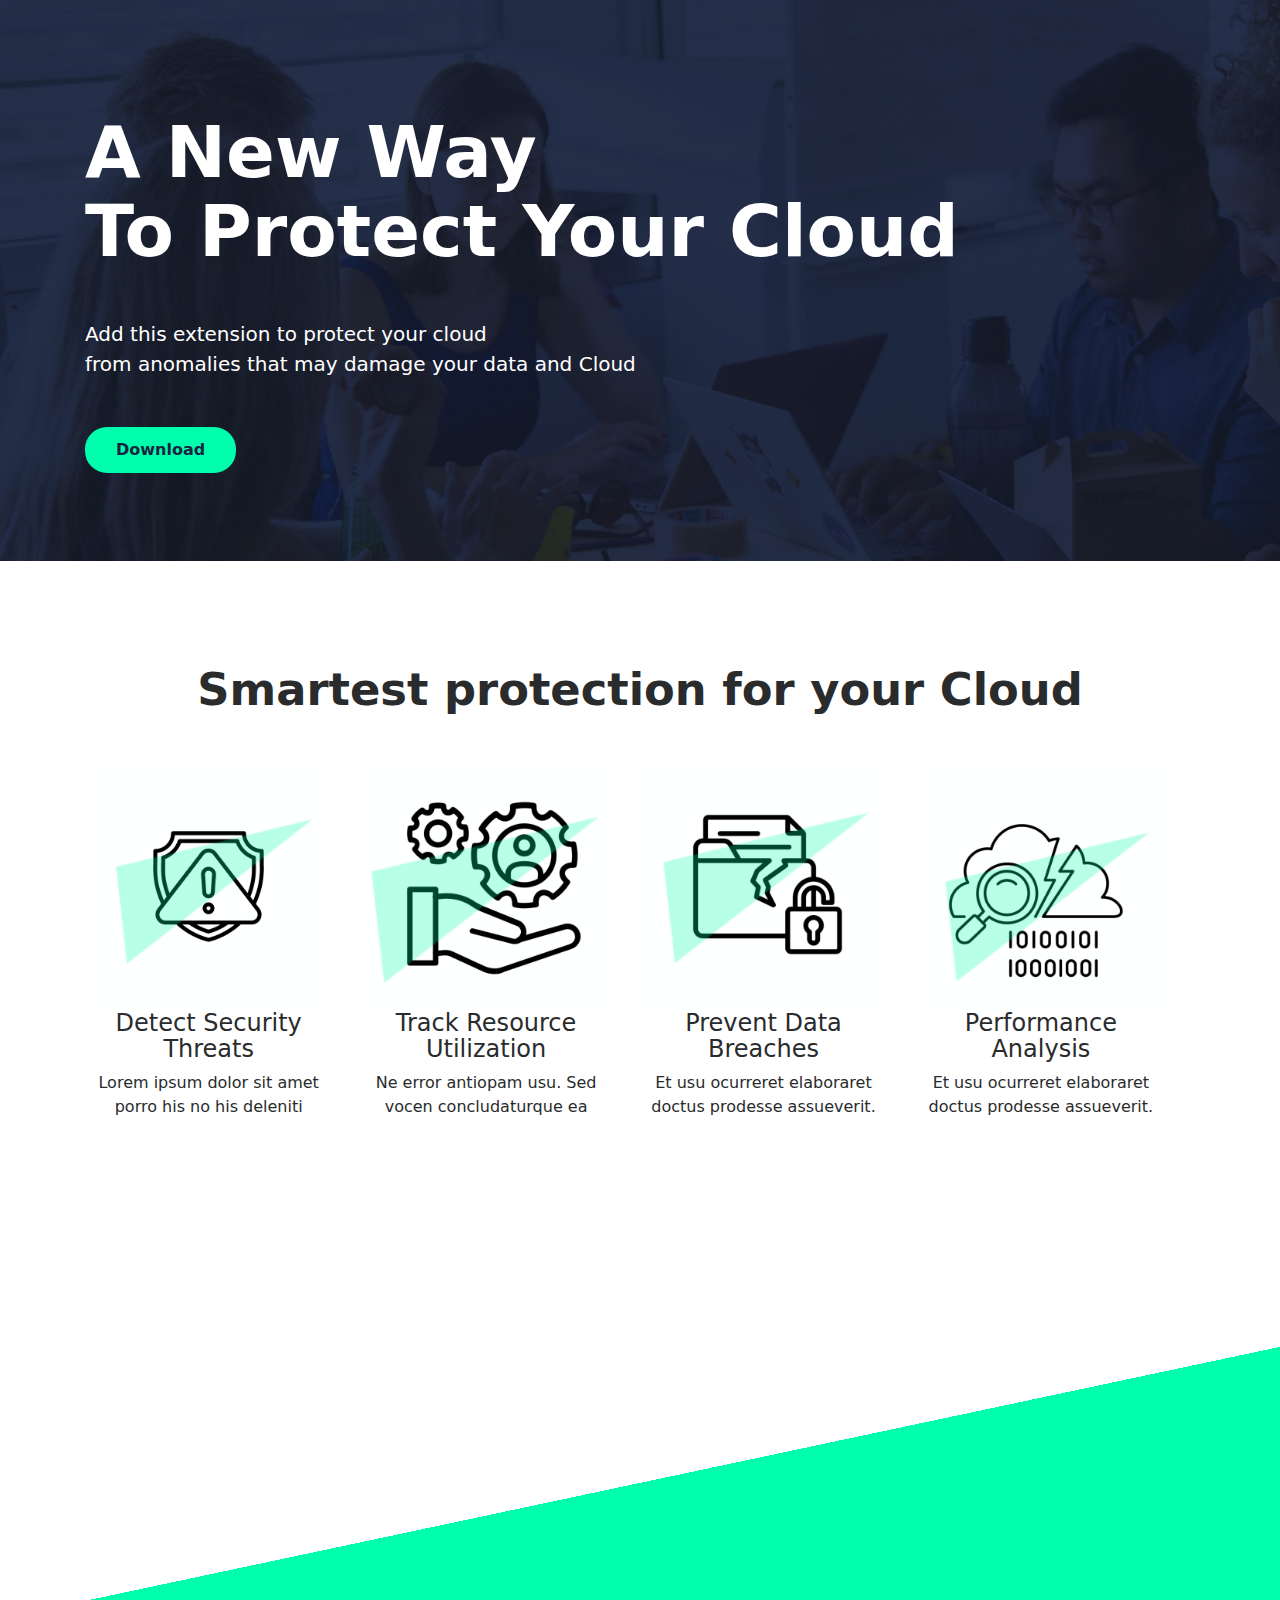
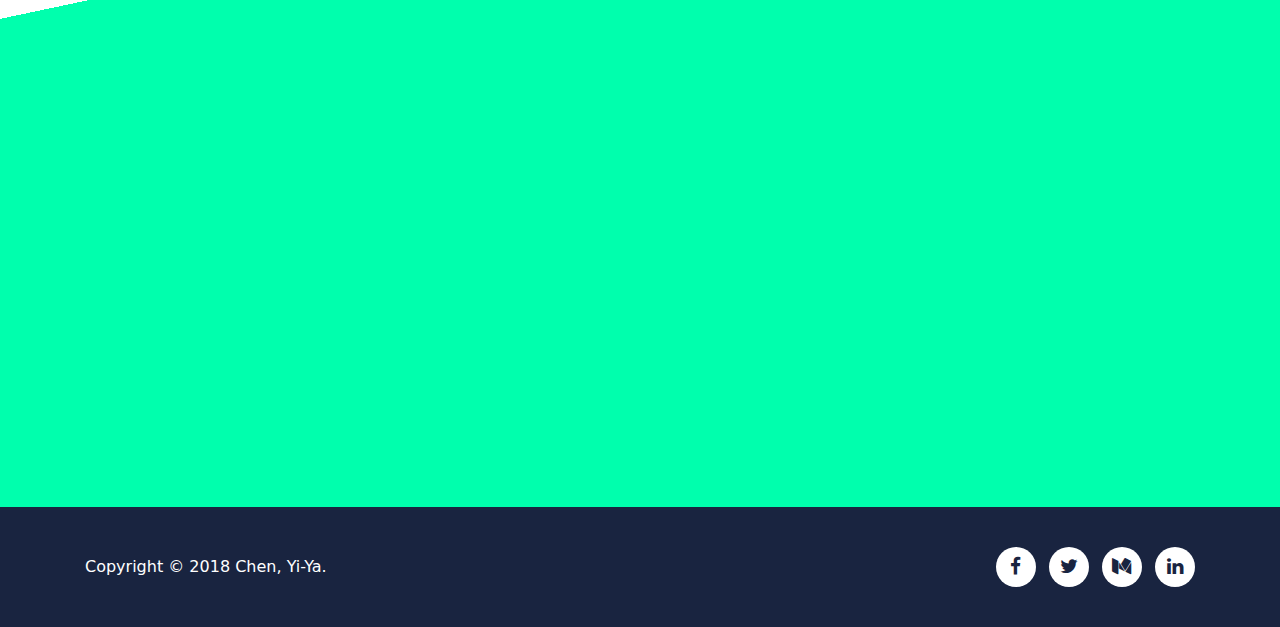
<file: Atlas/index.html>
<!DOCTYPE html>
<html lang="zh-TW">
<head>
    <meta charset="UTF-8">
    <meta name="viewport" content="width=device-width, initial-scale=1, shrink-to-fit=no">
    <title>Bootstrap Template Atlas</title>
    <meta name="description" content="Free bootstrap template Atlas">
    <link rel="icon" href="img/favicon.png" sizes="32x32" type="image/png">
    <!-- custom.css -->
    <link rel="stylesheet" href="css/custom.css">
    <!-- bootstrap.min.css -->
    <link rel="stylesheet" href="css/bootstrap.min.css">
	<!-- font-awesome -->
    <link rel="stylesheet" href="font-awesome-4.7.0/css/font-awesome.min.css">
    
    <!-- AOS -->
    <link rel="stylesheet" href="css/aos.css">
</head>

<body>
    <!-- banner -->
    <div class="jumbotron jumbotron-fluid" id="banner" style="background-image: url(img/banner-bk.jpg);">
        <div class="container text-center text-md-left">
            <header>
                <div class="row justify-content-between">
                    <div class="col-2">
                    </div>
                    <div class="col-6 align-self-center text-right">
                    </div>
                </div>
            </header>
            <h1 data-aos="fade" data-aos-easing="linear" data-aos-duration="1000" data-aos-once="true" class="display-3 text-white font-weight-bold my-5">
            	A New Way<br>
            	To Protect Your Cloud 
            </h1>
            <p data-aos="fade" data-aos-easing="linear" data-aos-duration="1000" data-aos-once="true" class="lead text-white my-4">
                Add this extension to protect your cloud
                <br> from anomalies that may damage your data and Cloud
            </p>
            <a href="form.html" target="_blank" data-aos-easing="linear" data-aos-duration="1000" data-aos-once="true" class="btn my-4 font-weight-bold atlas-cta cta-green">Download</a>
        </div>
    </div>
    <!-- three-blcok -->
    <div class="container my-5 py-2">
        <h2 class="text-center font-weight-bold my-5">Smartest protection for your Cloud</h2>
        <div class="row">
            <div data-aos="fade-up" data-aos-delay="0" data-aos-duration="1000" data-aos-once="true" class="col-md-4 text-center">
                <img src="img/1.jpg" alt="Anti-spam" class="mx-auto">
                <h4>Detect Security Threats</h4>
                <p>Lorem ipsum dolor sit amet porro his no his deleniti</p>
            </div>
            <div data-aos="fade-up" data-aos-delay="200" data-aos-duration="1000" data-aos-once="true" class="col-md-4 text-center">
                <img src="img/2.jpg" alt="Phishing Detect" class="mx-auto">
                <h4>Track Resource Utilization</h4>
                <p>Ne error antiopam usu. Sed vocen concludaturque ea</p>
            </div>
            <div data-aos="fade-up" data-aos-delay="400" data-aos-duration="1000" data-aos-once="true" class="col-md-4 text-center">
                <img src="img/3.jpg" alt="Smart Scan" class="mx-auto">
                <h4>Prevent Data Breaches</h4>
                <p>Et usu ocurreret elaboraret doctus prodesse assueverit.</p>
            </div>
            <div data-aos="fade-up" data-aos-delay="400" data-aos-duration="1000" data-aos-once="true" class="col-md-4 text-center">
                <img src="img/4.jpg" alt="Smart Scan" class="mx-auto">
                <h4>Performance Analysis</h4>
                <p>Et usu ocurreret elaboraret doctus prodesse assueverit.</p>
            </div>
        </div>
    </div>
    <!-- feature (skew background) -->
    <div class="jumbotron jumbotron-fluid feature" id="feature-first">
        <div class="container my-5">
            <div class="row justify-content-between text-center text-md-left">
                <div data-aos="fade-right" data-aos-duration="1000" data-aos-once="true" class="col-md-6">
                    <h2 class="font-weight-bold">Take a look inside</h2>
                    <p class="my-4">With our advanced AI detection system that will alert you of any suspicious acticity happening in your cloud network</p>
                    <!-- <a href="#" class="btn my-4 font-weight-bold atlas-cta cta-blue">Learn More</a> -->
                </div>
                <div data-aos="fade-left" data-aos-duration="1000" data-aos-once="true" class="col-md-6 align-self-center">
                    <img src="img/feature-1.png" alt="Take a look inside" class="mx-auto d-block">
                </div>
            </div>
        </div>
    </div>
    <!-- feature (green background) -->
    <div class="jumbotron jumbotron-fluid feature" id="feature-last">
        <div class="container">
            <div class="row justify-content-between text-center text-md-left">
                <div data-aos="fade-left" data-aos-duration="1000" data-aos-once="true" class="col-md-6 flex-md-last">
                    <h2 class="font-weight-bold">Safe and reliable</h2>
                    <p class="my-4">
                        Weekly report generating mechanism for an extensive report of any and all malicious activities on your cloud
                    </p>
                    <!-- <a href="#" class="btn my-4 font-weight-bold atlas-cta cta-blue">Learn More</a> -->
                </div>
                <div data-aos="fade-right" data-aos-duration="1000" data-aos-once="true" class="col-md-6 align-self-center flex-md-first">
                    <img src="img/feature-2.png" alt="Safe and reliable" class="mx-auto d-block">
                </div>
            </div>
        </div>
    </div>

    <!-- price table
    <div class="container my-5 py-2" id="price-table">
        <h2 class="text-center font-weight-bold d-block mb-3">Check our pricing</h2>
        <div class="row">
            <div data-aos="fade-right" data-aos-delay="200" data-aos-duration="1000" data-aos-once="true" class="col-md-4 text-center py-4 mt-5">
                <h4 class="my-4">STARTUP</h4>
                <p class="font-weight-bold">$ <span class="display-2 font-weight-bold">0</span> / MO.</p>
                <ul class="list-unstyled">
                    <li>Up to 5 Documents</li>
                    <li>Up to 3 Reviews</li>
                    <li>5 team Members</li>
                    <li>Limited Support</li>
                </ul>
                <a href="#" class="btn my-4 font-weight-bold atlas-cta cta-ghost">Get Free</a>
            </div>
            <div data-aos="fade-up" data-aos-duration="1000" data-aos-once="true" class="col-md-4 text-center py-4 mt-5 rounded" id="price-table__premium">
                <h4 class="my-4">PREMIUM</h4>
                <p class="font-weight-bold">$ <span class="display-2 font-weight-bold">10</span> / MO.</p>
                <ul class="list-unstyled">
                    <li>Up to 15 Documents</li>
                    <li>Up to 10 Reviews</li>
                    <li>25 team Members</li>
                    <li>Limited Support</li>
                </ul>
                <a href="#" class="btn my-4 font-weight-bold atlas-cta cta-green">Get Free</a>
            </div>
            <div data-aos="fade-left" data-aos-delay="200" data-aos-duration="1000" data-aos-once="true" class="col-md-4 text-center py-4 mt-5">
                <h4 class="my-4">PROFESSIONAL</h4>
                <p class="font-weight-bold">$ <span class="display-2 font-weight-bold">30</span> / MO.</p>
                <ul class="list-unstyled">
                    <li>Unlimited Documents</li>
                    <li>Unlimited Reviews</li>
                    <li>Unlimited Members</li>
                    <li>Unlimited Support</li>
                </ul>
                <a href="#" class="btn my-4 font-weight-bold atlas-cta cta-ghost">Get Free</a>
            </div>
        </div>
    </div> -->
    <!-- client -->
    <!-- <div class="jumbotron jumbotron-fluid">
        <div class="container">
            <div class="row">
                <div class="col-sm-4 col-md-2 py-2 align-self-center">
                    <img src="img/client-1.png" class="mx-auto d-block">
                </div>
                <div class="col-sm-4 col-md-2 py-2 align-self-center">
                    <img src="img/client-2.png" class="mx-auto d-block">
                </div>
                <div class="col-sm-4 col-md-2 py-2 align-self-center">
                    <img src="img/client-3.png" class="mx-auto d-block">
                </div>
                <div class="col-sm-4 col-md-2 py-2 align-self-center">
                    <img src="img/client-4.png" class="mx-auto d-block">
                </div>
                <div class="col-sm-4 col-md-2 py-2 align-self-center">
                    <img src="img/client-5.png" class="mx-auto d-block">
                </div>
                <div class="col-sm-4 col-md-2 py-2 align-self-center">
                    <img src="img/client-6.png" class="mx-auto d-block">
                </div>
            </div>
        </div>
    </div> -->
    <!-- contact -->

    
	<!-- copyright -->
	<div class="jumbotron jumbotron-fluid" id="copyright">
        <div class="container">
            <div class="row justify-content-between">
                <div class="col-md-6 text-white align-self-center text-center text-md-left my-2">
                    Copyright © 2018 Chen, Yi-Ya.
                </div>
                <div class="col-md-6 align-self-center text-center text-md-right my-2" id="social-media">
                    <a href="#" class="d-inline-block text-center ml-2">
                    	<i class="fa fa-facebook" aria-hidden="true"></i>
                    </a>
                    <a href="#" class="d-inline-block text-center ml-2">
                    	<i class="fa fa-twitter" aria-hidden="true"></i>
                    </a>
                    <a href="#" class="d-inline-block text-center ml-2">
                    	<i class="fa fa-medium" aria-hidden="true"></i>
                    </a>
                    <a href="#" class="d-inline-block text-center ml-2">
                    	<i class="fa fa-linkedin" aria-hidden="true"></i>
                    </a>
                </div>
            </div>
        </div>
    </div>
    
    <!-- AOS -->
    <script src="js/aos.js"></script>
    <script>
      AOS.init({
      });
    </script>
</body>

</html>
</file>
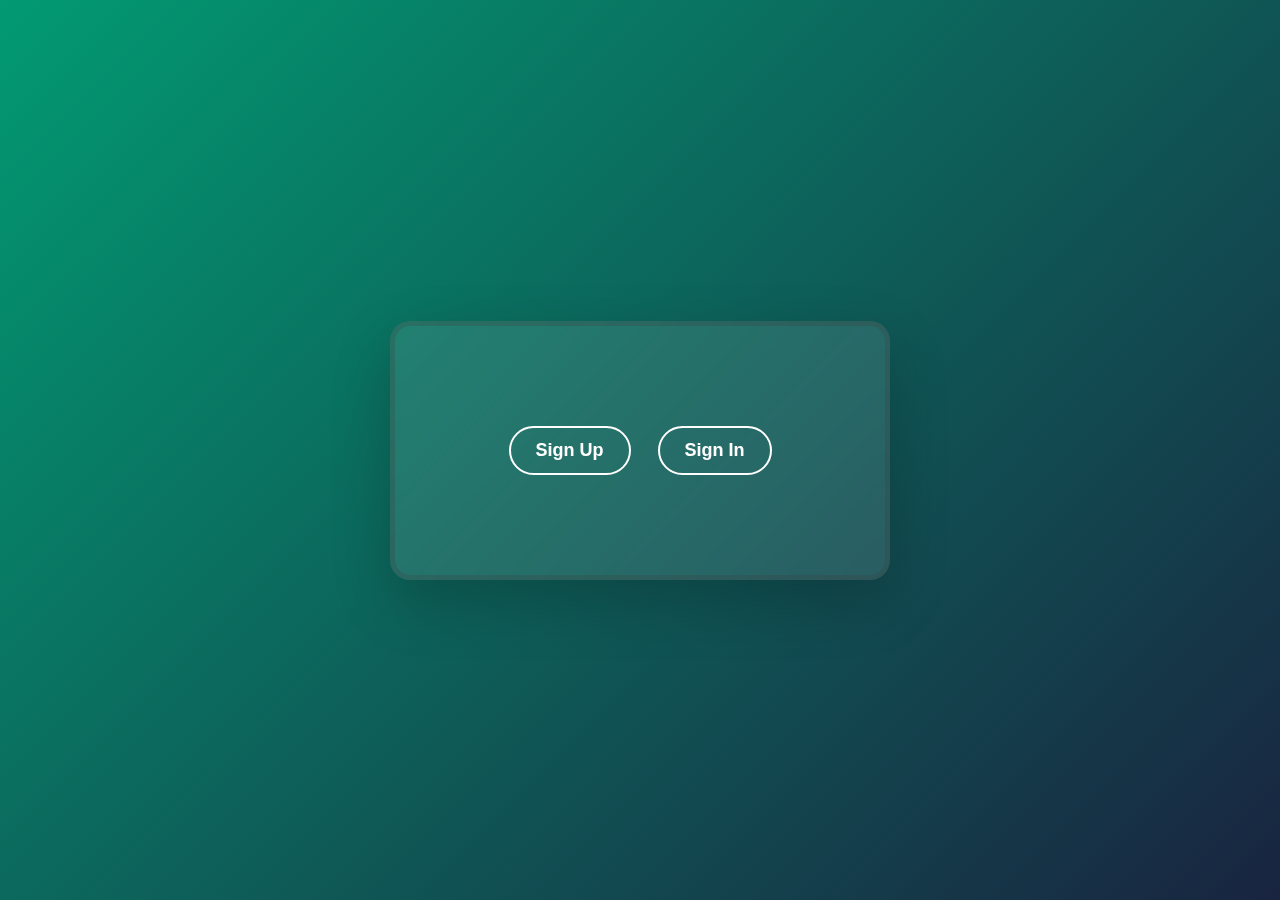
<file: Atlas/form.html>
<!DOCTYPE html>
<html lang="en">
<head>
    <meta charset="UTF-8">
    <meta name="viewport" content="width=device-width, initial-scale=1.0">
    <title>Sign Up / Sign In</title>
    <link rel="stylesheet" href="styles.css">
</head>
<body>
    <div class="container">
        <div class="form-container">
            <!-- Sign Up Form -->
            <form id="signUpForm" class="form">
                <h2>Sign Up</h2>
                <label>Username</label> 
                <input type="text" id="username" required><br>
                <label>Email</label> 
                <input type="email" id="signupEmail" required><br>
                <label>Password</label> 
                <input type="password" id="signupPassword" required><br>
                <label>Confirm Password</label> 
                <input type="password" id="confirmPassword" required><br>
                <button type="submit">Sign Up</button>
            </form>
            <!-- Sign In Form -->
            <form id="signInForm" class="form" style="display: none;">
                <h2>Sign In</h2>
                <label>Email</label> 
                <input type="email" id="signinEmail" required><br>
                <label>Password</label> 
                <input type="password" id="signinPassword" required>
                <button type="submit">Sign In</button>
            </form>
            <!-- Toggle between forms -->
            <div class="form-toggle">
                <button id="signUpBtn" onclick="showSignUp()">Sign Up</button>
                <button id="signInBtn" onclick="showSignIn()">Sign In</button>
            </div>
        </div>
    </div>
    <script src="script.js"></script>
</body>
</html>
</file>
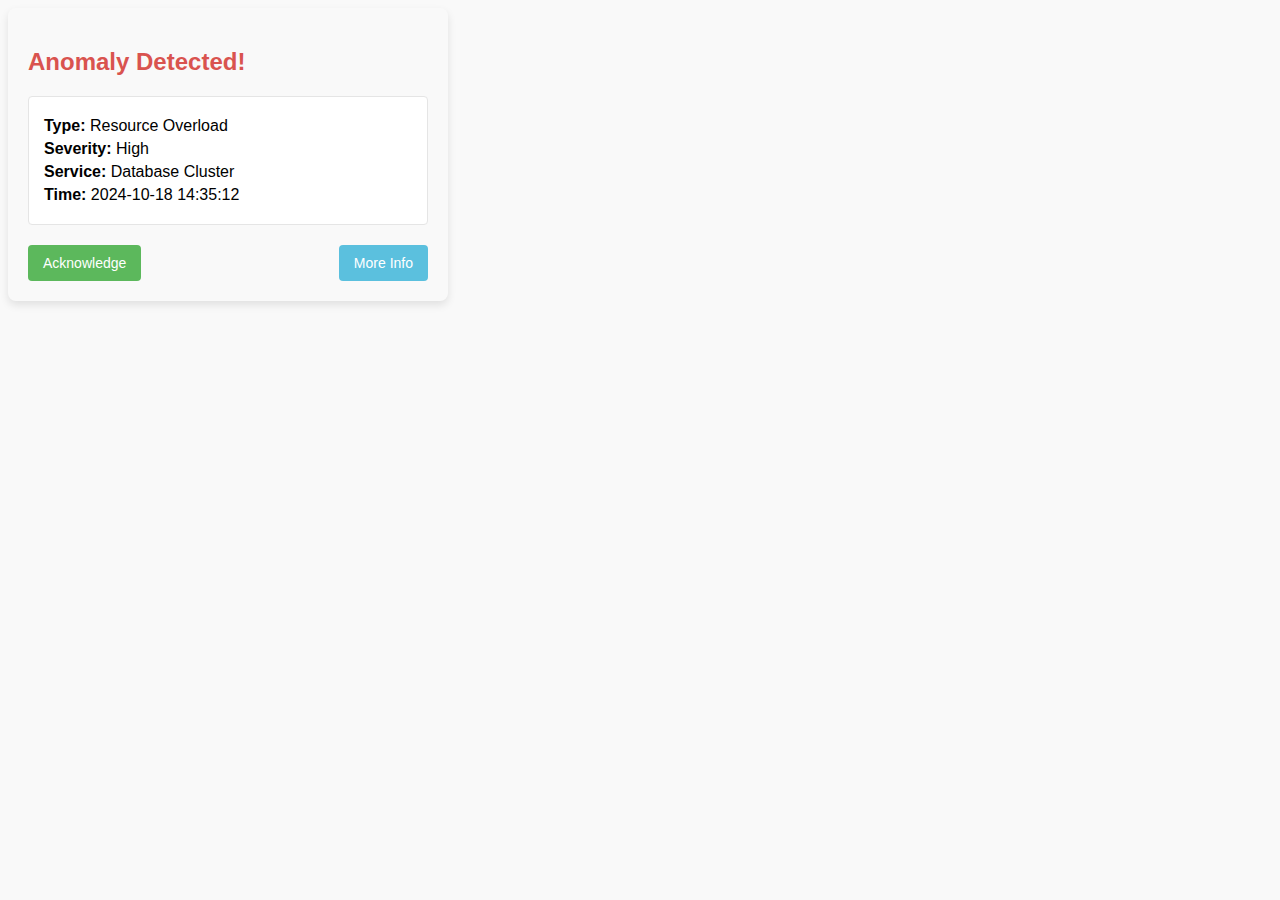
<file: Atlas/popup.html>
<!DOCTYPE html>
<html>
  <head>
    <style>
      body {
        font-family: Arial, sans-serif;
        padding: 20px;
        max-width: 400px;
        border-radius: 8px;
        background-color: #f9f9f9;
        box-shadow: 0px 4px 8px rgba(0,0,0,0.1);
      }

      h2 {
        color: #d9534f;
      }

      .anomaly-details {
        margin-top: 10px;
        padding: 15px;
        background-color: #fff;
        border: 1px solid #e5e5e5;
        border-radius: 4px;
      }

      .anomaly-details p {
        margin: 5px 0;
      }

      .button-container {
        margin-top: 20px;
        display: flex;
        justify-content: space-between;
      }

      button {
        background-color: #5bc0de;
        color: white;
        border: none;
        padding: 10px 15px;
        border-radius: 4px;
        cursor: pointer;
        font-size: 14px;
      }

      button:hover {
        background-color: #31b0d5;
      }

      button.resolve {
        background-color: #5cb85c;
      }

      button.resolve:hover {
        background-color: #4cae4c;
      }
    </style>
  </head>
  <body>
    <h2>Anomaly Detected!</h2>
    <div class="anomaly-details">
      <p><strong>Type:</strong> Resource Overload</p>
      <p><strong>Severity:</strong> High</p>
      <p><strong>Service:</strong> Database Cluster</p>
      <p><strong>Time:</strong> 2024-10-18 14:35:12</p>
    </div>

    <div class="button-container">
      <button class="resolve">Acknowledge</button>
      <button class="more-info">More Info</button>
    </div>
  </body>
</html>
</file>
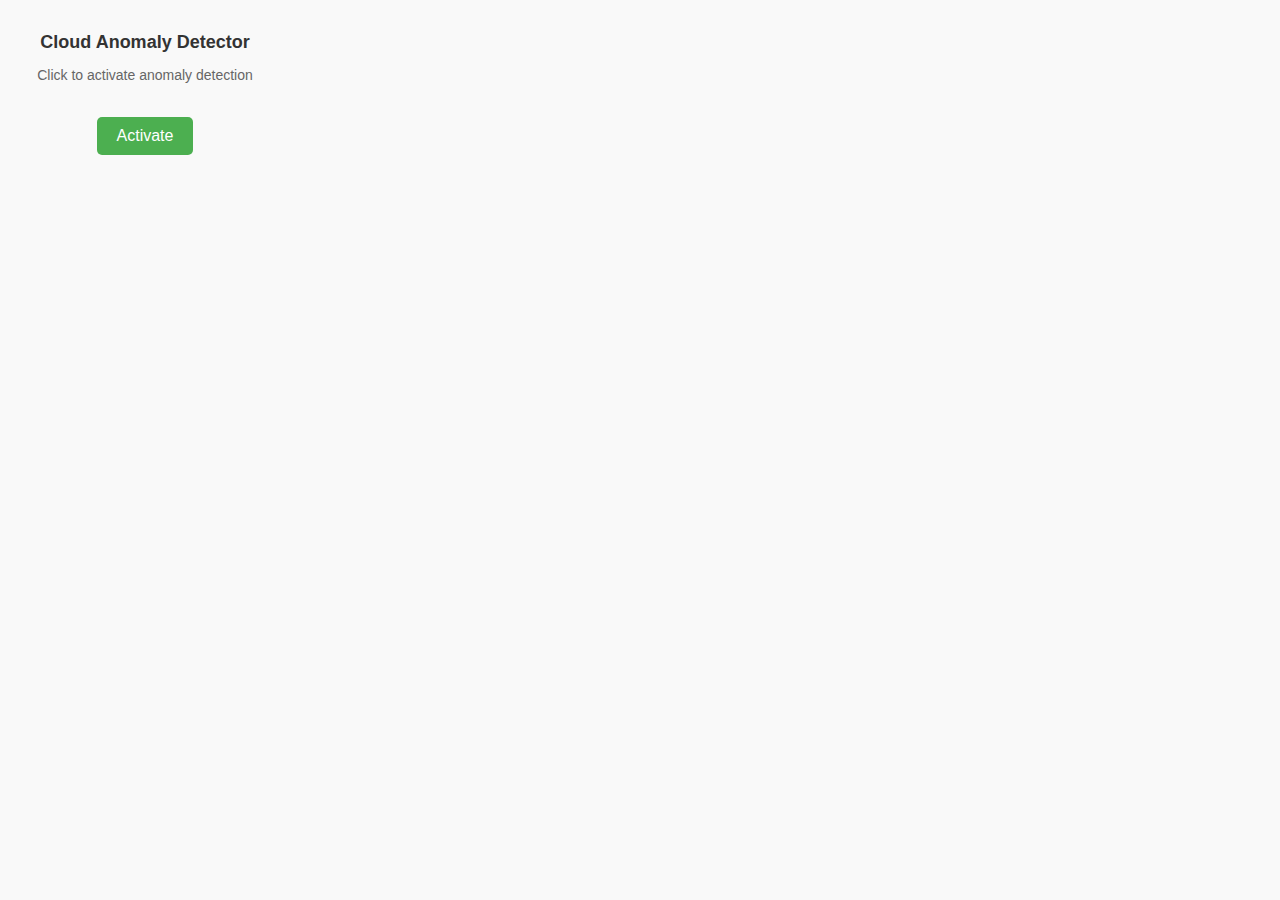
<file: Atlas/extension/popup.html>
<!DOCTYPE html>
<html lang="en">
<head>
  <meta charset="UTF-8">
  <meta name="viewport" content="width=device-width, initial-scale=1.0">
  <title>Cloud Anomaly Detector</title>
  <link rel="stylesheet" href="popup.css">
</head>
<body>
  <div class="container">
    <h1>Cloud Anomaly Detector</h1>
    <p>Click to activate anomaly detection</p>
    <button id="activateBtn">Activate</button>
    <div id="dashboard" style="display: none;">
      <button id="deactivateBtn">Deactivate</button>
      <h2>Anomaly Detected Counts:</h2>
      <div>
        <p>Type 1: <span id="anomalyCount1" style="color: green;">0</span></p>
        <p>Type 2: <span id="anomalyCount2" style="color: green;">0</span></p>
        <p>Type 3: <span id="anomalyCount3" style="color: green;">0</span></p>
      </div>
    </div>
  </div>
  <script src="popup.js"></script>
</body>
</html>
</file>
<file: Atlas/css/custom.css>
/********** common setting **********/
h2 {
    font-size: 2.8rem !important;
    font-weight: 700;
}

img {
    display: block;
    max-width: 100%;
}

a,
button {
    cursor: pointer;
}

.jumbotron {
    margin-bottom: 0 !important;
}

.atlas-cta {
    border-radius: 22px !important;
    padding: 12px 30px !important;
    font-weight: 700;
    transition: .3s ease-in-out !important;
}

.atlas-cta:hover {
    text-decoration: none;
    transform: translateY(-5px);
}

.atlas-cta-wide {
    width: 100%;
}

.cta-green {
    background: #00FFAD;
    color: #192440;
}

.cta-green:hover {
    color: #ffffff;
    background: #00e69c;
}

.cta-blue {
    background: #192440;
    color: #ffffff;
}

.cta-blue:hover {
    color: #ffffff;
    background: #121a2e;
}

.cta-ghost {
    border: 2px solid #192440 !important;
    color: #192440;
}

.cta-ghost:hover {
    color: #ffffff;
    background: #121a2e;
}

#banner {
    background-size: cover;
}

/********** banner **********/
#banner header {
    overflow: hidden;
}

#banner header img {
    max-width: 80px;
}

/********** feature (skew background) **********/
.feature img {
    width: 100%;
    max-width: 480px;
}

#feature-first {
    background: linear-gradient(168deg, #ffffff 55%, #00FFAD 0);
}

#feature-last {
    background: #00FFAD;
}

/********** price table **********/
#price-table {
    padding-top: 4rem !important;
    padding-bottom: 4rem !important;
}

#price-table__premium {
    background: #192440;
    color: #ffffff;
}

#price-table ul li {
    padding: 5px 0;
}

/********** contact **********/
#contact {
    background-size: cover;
}

#contact ul li {
    padding: 3px 0;
}

#contact form {
    color: #00FFAD;
}

#contact form input,
#contact form textarea {
    background: transparent;
    border: 1px solid #00FFAD;
    color: #ffffff;
}

/********** copyright **********/
#copyright {
    background: #192440;
    padding: 2rem 3rem;
}

#copyright #social-media a {
    width: 40px;
    height: 40px;
    border-radius: 99%;
    background: #ffffff;
    transition: .4s ease;
}

#copyright #social-media a i {
    color: #192440;
    font-size: 1.2rem;
    line-height: 40px;
}

#copyright #social-media a:hover {
    background: #00FFAD;
}

#copyright #social-media a:hover i {
    color: #ffffff;
}

/********** RWD **********/
@media (max-width: 575px) {
    #banner h1 {
        font-size: 3.6rem;
    }
}
</file>
<file: Atlas/styles.css>
* {
    margin: 0;
    padding: 0;
    box-sizing: border-box;
}

body {
    font-family: 'Poppins', sans-serif;
    display: flex;
    justify-content: center;
    align-items: center;
    min-height: 100vh;
    background: linear-gradient(135deg, #029a72, #192440);
    overflow: visible;
}

.container {
    width: 500px; /* Increased width for a bigger container */
    padding: 60px; /* More padding for a broader look */
    background: rgba(255, 255, 255, 0.1); /* Glassmorphism background */
    box-shadow: 0 22px 60px rgba(0, 0, 0, 0.2); /* Larger, softer shadow */
    backdrop-filter: blur(12px); /* Stronger blur for the glass effect */
    -webkit-backdrop-filter: blur(12px);
    border-radius: 20px; /* Smoother edges */
    border: 5px solid rgba(63, 59, 59, 0.25); /* Slightly stronger border */
    text-align: center;
    color: white;
    transition: all 0.3s ease-in-out;
}

h2 {
    margin-bottom: 30px;
    font-size: 36px; /* Larger and bolder text */
    font-weight: 700; /* Bolder */
    letter-spacing: 1px;
}

.form-toggle {
    margin: 40px; /* More spacing for cleaner layout */
    display: flex;
    justify-content: space-around;
    font-weight: bold;
}

.form-toggle button {
    padding: 12px 25px;
    background-color: transparent;
    color: white;
    border: 2px solid white;
    border-radius: 30px;
    font-size: 18px; /* Larger text */
    font-weight: bold;
    cursor: pointer;
    transition: 0.4s ease;
}

.form-toggle button:hover {
    background-color: #029a72;
    color: #192440;
    border-color: #029a72;
    transform: scale(1.1); /* Small hover scale effect */
}

.form input {
    width: 100%;
    padding: 18px; /* Larger input fields */
    margin: 15px 0;
    border-radius: 30px;
    border: none;
    background-color: rgba(255, 255, 255, 0.2);
    color: rgb(0, 0, 0);
    text-align: center;
    font-size: 18px; /* Larger input text */
    font-weight: 500; /* Bolder input text */
    transition: 0.3s ease;
}

.form input:focus {
    outline: none;
    background-color: rgba(255, 255, 255, 0.3);
    transform: scale(1.05); /* Focus scale effect */
}

button[type="submit"] {
    margin-top: 30px;
    width: 100%;
    padding: 18px; /* Larger button */
    background-color: #029a72;
    color: #192440;
    border: none;
    border-radius: 30px;
    font-size: 20px; /* Larger, bolder text */
    font-weight: bold;
    cursor: pointer;
    transition: 0.4s ease;
}

button[type="submit"]:hover {
    background-color: #192440;
    color: #029a72;
    transform: scale(1.05); /* Slight hover scaling effect */
}

.form {
    display: none;
    transition: all 0.4s ease;
}

#signUpForm, #signInForm {
    opacity: 3;
}

.show {
    display: block !important;
    opacity: 1;
}

.hidden {
    display: none !important;
}
</file>
<file: Atlas/extension/popup.css>
body {
    font-family: Arial, sans-serif;
    margin: 0;
    padding: 20px;
    width: 250px;
    background-color: #f9f9f9;
  }
  
  .container {
    text-align: center;
  }
  
  h1 {
    font-size: 18px;
    color: #333;
  }
  
  p {
    font-size: 14px;
    color: #666;
  }
  
  button {
    background-color: #4CAF50;
    color: white;
    padding: 10px 20px;
    font-size: 16px;
    border: none;
    border-radius: 5px;
    cursor: pointer;
    margin-top: 20px;
  }
  
  button:hover {
    background-color: #45a049;
  }
  #dashboard {
    margin-top: 20px;
    text-align: center;
  }
  
  #deactivateBtn {
    background-color: #f44336; /* Red color for the deactivate button */
  }
</file>
